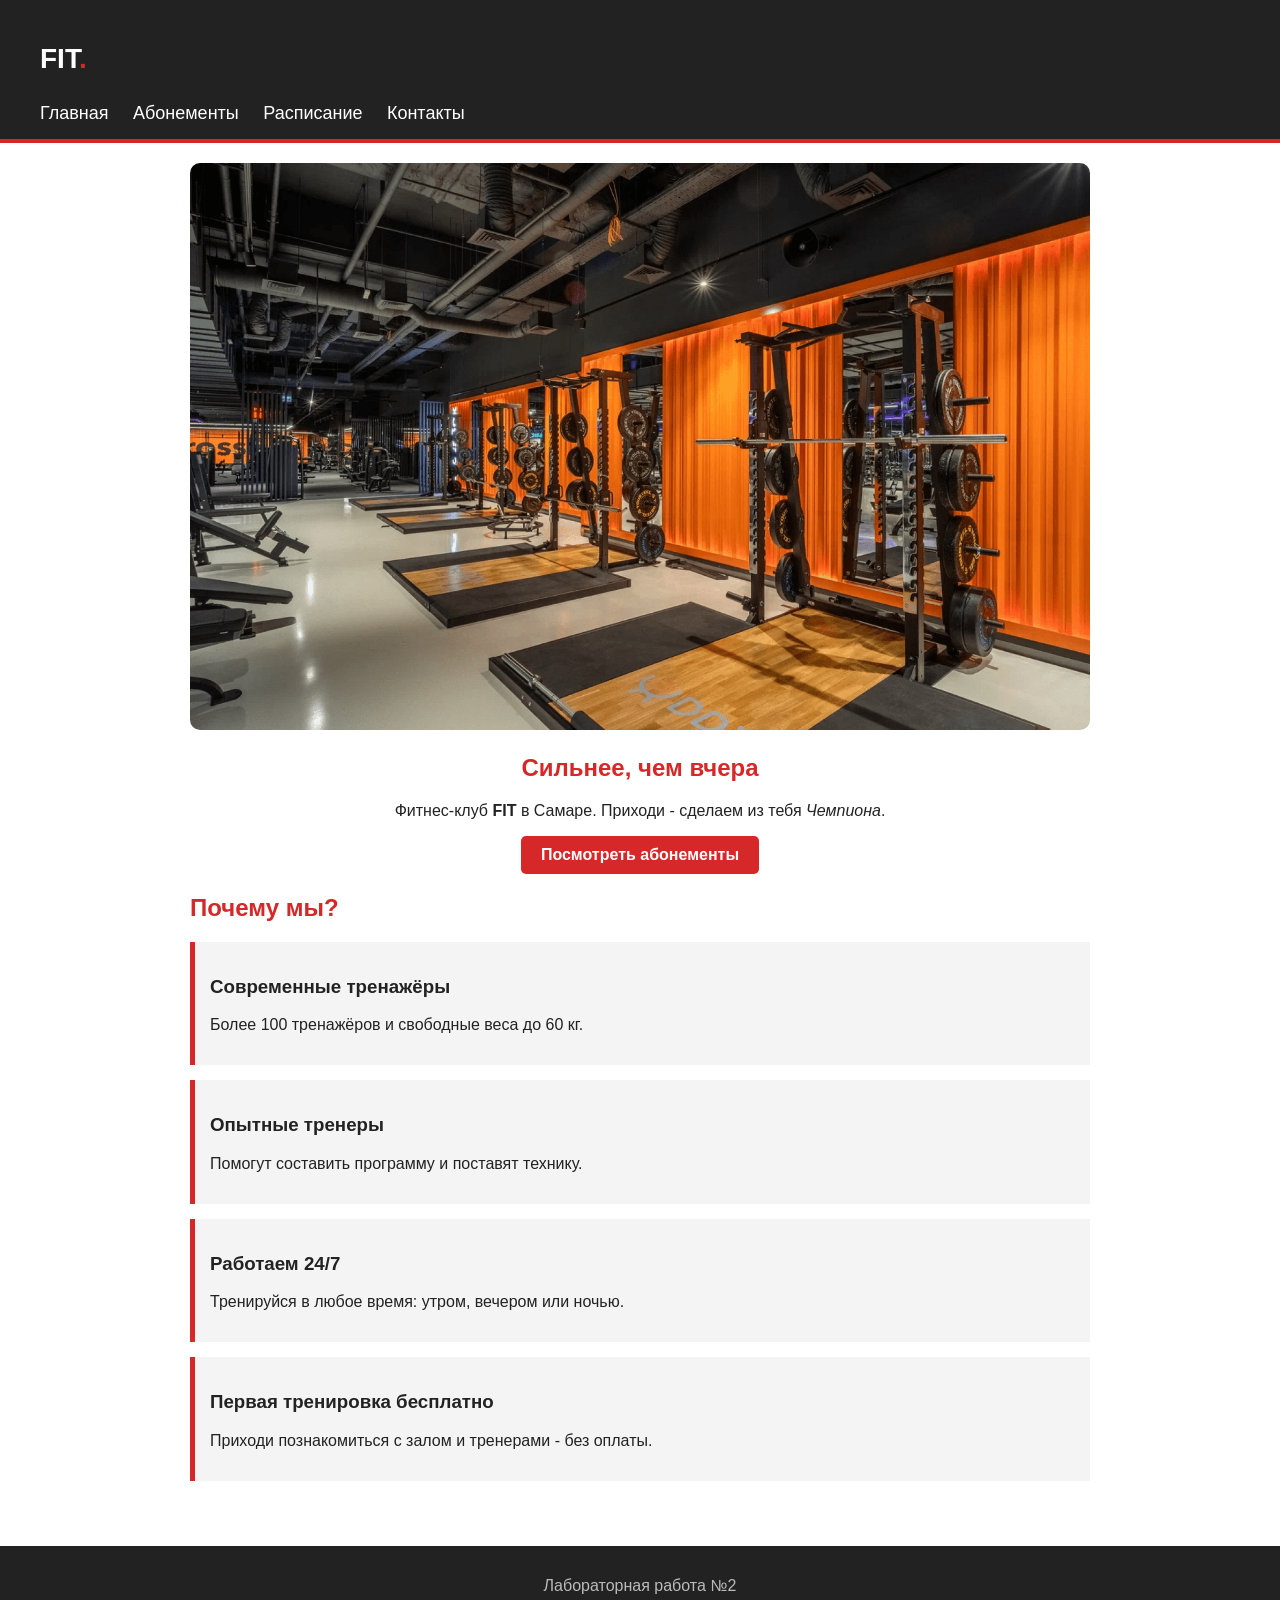
<file: lab2/index.html>
<!DOCTYPE html>
<html lang="ru">
<head>
    <meta charset="UTF-8">
    <title>FIT - Главная</title>
    <link rel="stylesheet" href="style.css">
</head>
<body>
    <header>
        <p class="logo">FIT<span>.</span></p>
        <nav>
            <a href="index.html">Главная</a>
            <a href="prices.html">Абонементы</a>
            <a href="schedule.html">Расписание</a>
            <a href="contacts.html">Контакты</a>
        </nav>
    </header>

    <main>
        <section id="banner">
            <img src="img/gym.jpg" alt="Тренажёрный зал">
            <h1>Сильнее, чем вчера</h1>
            <p>Фитнес-клуб <strong>FIT</strong> в Самаре. Приходи - сделаем из тебя <em>Чемпиона</em>.</p>
            <a class="button" href="prices.html">Посмотреть абонементы</a>
        </section>

        <h2>Почему мы?</h2>
        <div class="card">
            <h3>Современные тренажёры</h3>
            <p>Более 100 тренажёров и свободные веса до 60 кг.</p>
        </div>
        <div class="card">
            <h3>Опытные тренеры</h3>
            <p>Помогут составить программу и поставят технику.</p>
        </div>
        <div class="card">
            <h3>Работаем 24/7</h3>
            <p>Тренируйся в любое время: утром, вечером или ночью.</p>
        </div>
        <div class="card">
            <h3>Первая тренировка бесплатно</h3>
            <p>Приходи познакомиться с залом и тренерами - без оплаты.</p>
        </div>
    </main>

    <footer>
        <p>Лабораторная работа №2</p>
    </footer>
</body>
</html>
</file>
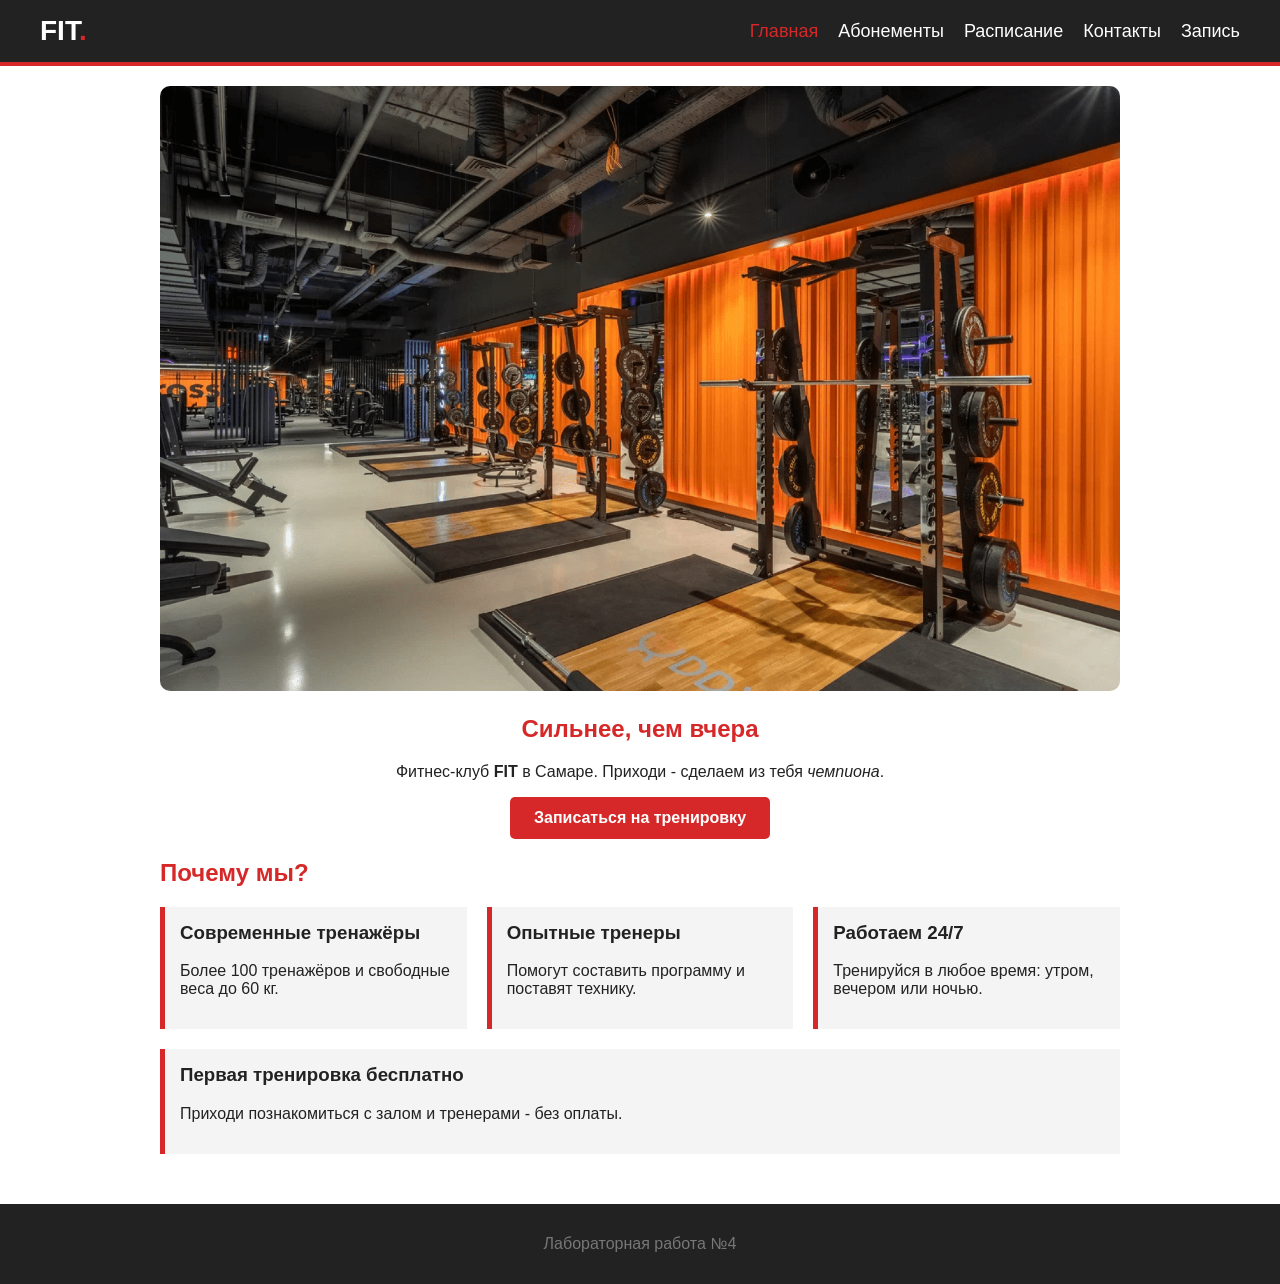
<file: lab4/index.html>
<!DOCTYPE html>
<html lang="ru">
<head>
    <meta charset="UTF-8">
    <meta name="viewport" content="width=device-width, initial-scale=1">
    <title>FIT - Главная</title>
    <link rel="stylesheet" href="style.css">
</head>
<body>
    <header class="header">
        <p class="header__logo">FIT<span class="header__logo-dot">.</span></p>
        <nav class="header__nav">
            <a class="header__link header__link--active" href="index.html">Главная</a>
            <a class="header__link" href="prices.html">Абонементы</a>
            <a class="header__link" href="schedule.html">Расписание</a>
            <a class="header__link" href="contacts.html">Контакты</a>
            <a class="header__link" href="signup.html">Запись</a>
        </nav>
    </header>

    <main class="page">
        <section class="hero">
            <img class="hero__image" src="img/gym.jpg" alt="Тренажёрный зал">
            <h1 class="hero__title">Сильнее, чем вчера</h1>
            <p class="hero__text">Фитнес-клуб <strong>FIT</strong> в Самаре. Приходи - сделаем из тебя <em>чемпиона</em>.</p>
            <a class="button button--pulse" href="signup.html">Записаться на тренировку</a>
        </section>

        <section class="features">
            <h2>Почему мы?</h2>
            <div class="features__list">
                <div class="card">
                    <h3 class="card__title">Современные тренажёры</h3>
                    <p class="card__text">Более 100 тренажёров и свободные веса до 60 кг.</p>
                </div>
                <div class="card">
                    <h3 class="card__title">Опытные тренеры</h3>
                    <p class="card__text">Помогут составить программу и поставят технику.</p>
                </div>
                <div class="card">
                    <h3 class="card__title">Работаем 24/7</h3>
                    <p class="card__text">Тренируйся в любое время: утром, вечером или ночью.</p>
                </div>
                <div class="card">
                    <h3 class="card__title">Первая тренировка бесплатно</h3>
                    <p class="card__text">Приходи познакомиться с залом и тренерами - без оплаты.</p>
                </div>
            </div>
        </section>
    </main>

    <footer class="footer">
        <p>Лабораторная работа №4</p>
    </footer>
</body>
</html>
</file>
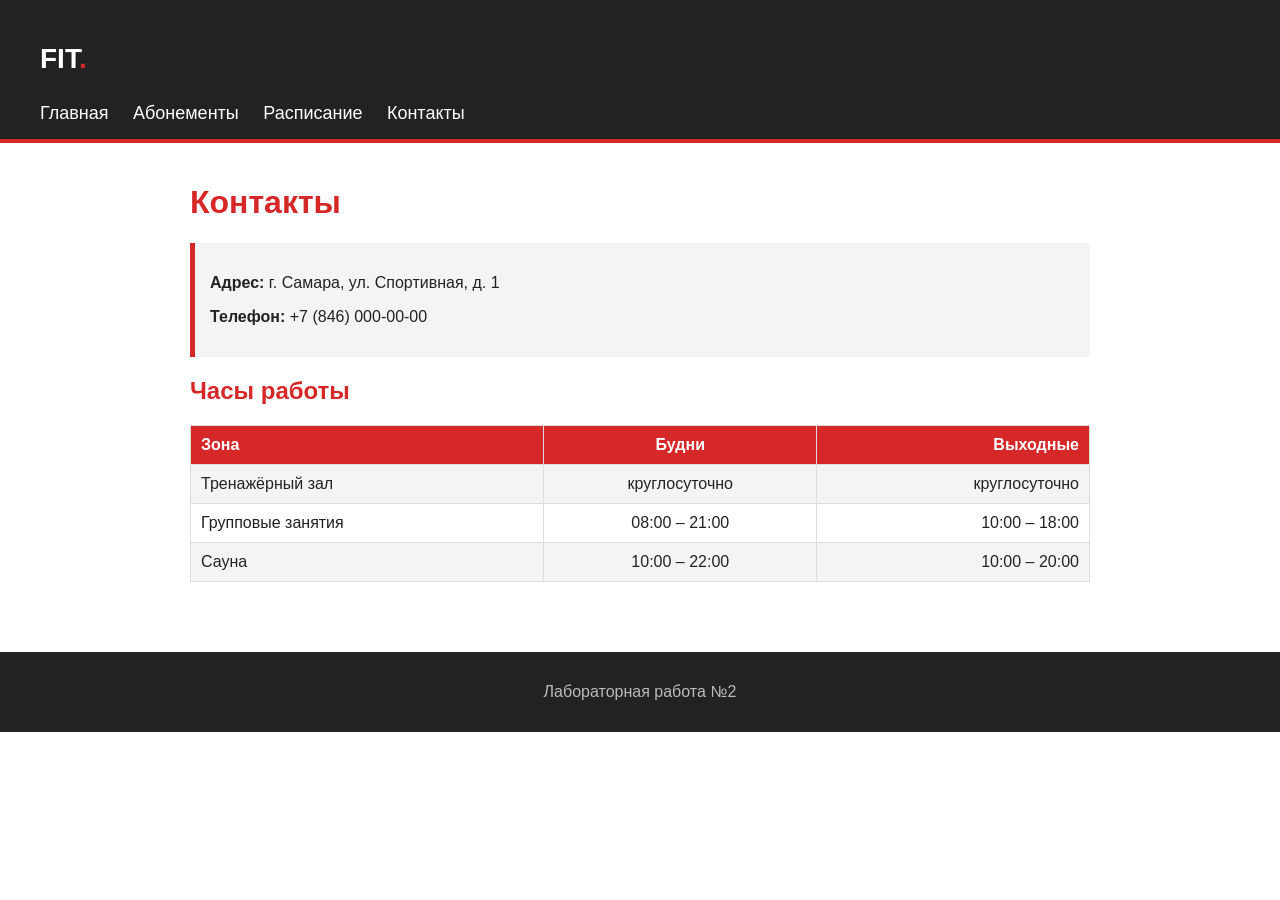
<file: lab2/contacts.html>
<!DOCTYPE html>
<html lang="ru">
<head>
    <meta charset="UTF-8">
    <title>FIT - Контакты</title>
    <link rel="stylesheet" href="style.css">
</head>
<body>
    <header>
        <p class="logo">FIT<span>.</span></p>
        <nav>
            <a href="index.html">Главная</a>
            <a href="prices.html">Абонементы</a>
            <a href="schedule.html">Расписание</a>
            <a href="contacts.html">Контакты</a>
        </nav>
    </header>

    <main>
        <h1>Контакты</h1>

        <div class="card">
            <p><strong>Адрес:</strong> г. Самара, ул. Спортивная, д. 1</p>
            <p><strong>Телефон:</strong> +7 (846) 000-00-00</p>
        </div>

        <h2>Часы работы</h2>
        <table>
            <tr>
                <th class="left">Зона</th>
                <th class="center">Будни</th>
                <th class="right">Выходные</th>
            </tr>
            <tr>
                <td class="left">Тренажёрный зал</td>
                <td class="center">круглосуточно</td>
                <td class="right">круглосуточно</td>
            </tr>
            <tr>
                <td class="left">Групповые занятия</td>
                <td class="center">08:00 – 21:00</td>
                <td class="right">10:00 – 18:00</td>
            </tr>
            <tr>
                <td class="left">Сауна</td>
                <td class="center">10:00 – 22:00</td>
                <td class="right">10:00 – 20:00</td>
            </tr>
        </table>
    </main>

    <footer>
        <p>Лабораторная работа №2</p>
    </footer>
</body>
</html>
</file>
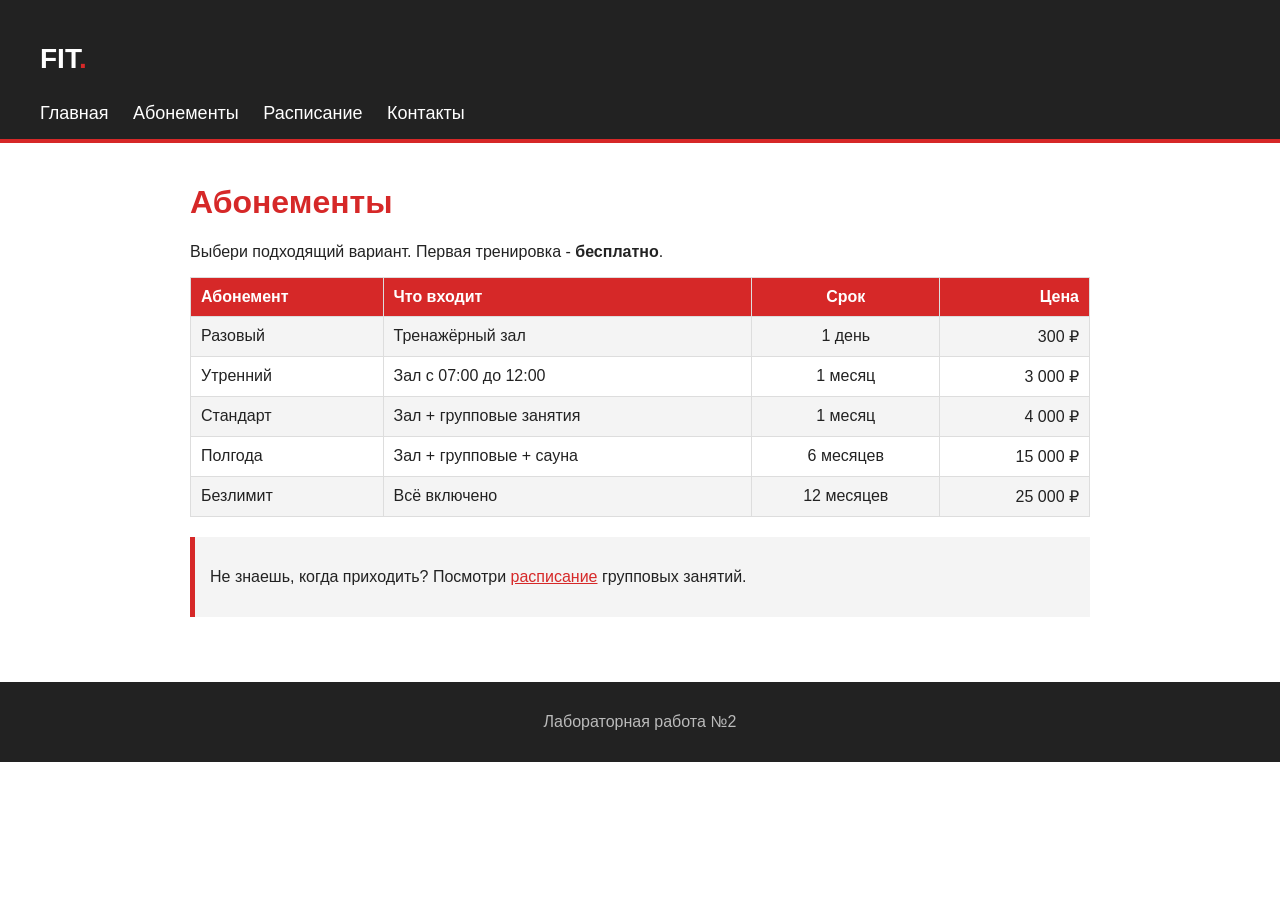
<file: lab2/prices.html>
<!DOCTYPE html>
<html lang="ru">
<head>
    <meta charset="UTF-8">
    <title>FIT - Абонементы</title>
    <link rel="stylesheet" href="style.css">
</head>
<body>
    <header>
        <p class="logo">FIT<span>.</span></p>
        <nav>
            <a href="index.html">Главная</a>
            <a href="prices.html">Абонементы</a>
            <a href="schedule.html">Расписание</a>
            <a href="contacts.html">Контакты</a>
        </nav>
    </header>

    <main>
        <h1>Абонементы</h1>
        <p>Выбери подходящий вариант. Первая тренировка - <strong>бесплатно</strong>.</p>

        <table>
            <tr>
                <th class="left">Абонемент</th>
                <th class="left">Что входит</th>
                <th class="center">Срок</th>
                <th class="right">Цена</th>
            </tr>
            <tr>
                <td class="left">Разовый</td>
                <td class="left">Тренажёрный зал</td>
                <td class="center">1 день</td>
                <td class="right">300 ₽</td>
            </tr>
            <tr>
                <td class="left">Утренний</td>
                <td class="left">Зал с 07:00 до 12:00</td>
                <td class="center">1 месяц</td>
                <td class="right">3 000 ₽</td>
            </tr>
            <tr>
                <td class="left">Стандарт</td>
                <td class="left">Зал + групповые занятия</td>
                <td class="center">1 месяц</td>
                <td class="right">4 000 ₽</td>
            </tr>
            <tr>
                <td class="left">Полгода</td>
                <td class="left">Зал + групповые + сауна</td>
                <td class="center">6 месяцев</td>
                <td class="right">15 000 ₽</td>
            </tr>
            <tr>
                <td class="left">Безлимит</td>
                <td class="left">Всё включено</td>
                <td class="center">12 месяцев</td>
                <td class="right">25 000 ₽</td>
            </tr>
        </table>

        <div class="card">
            <p>Не знаешь, когда приходить? Посмотри <a href="schedule.html">расписание</a> групповых занятий.</p>
        </div>
    </main>

    <footer>
        <p>Лабораторная работа №2</p>
    </footer>
</body>
</html>
</file>
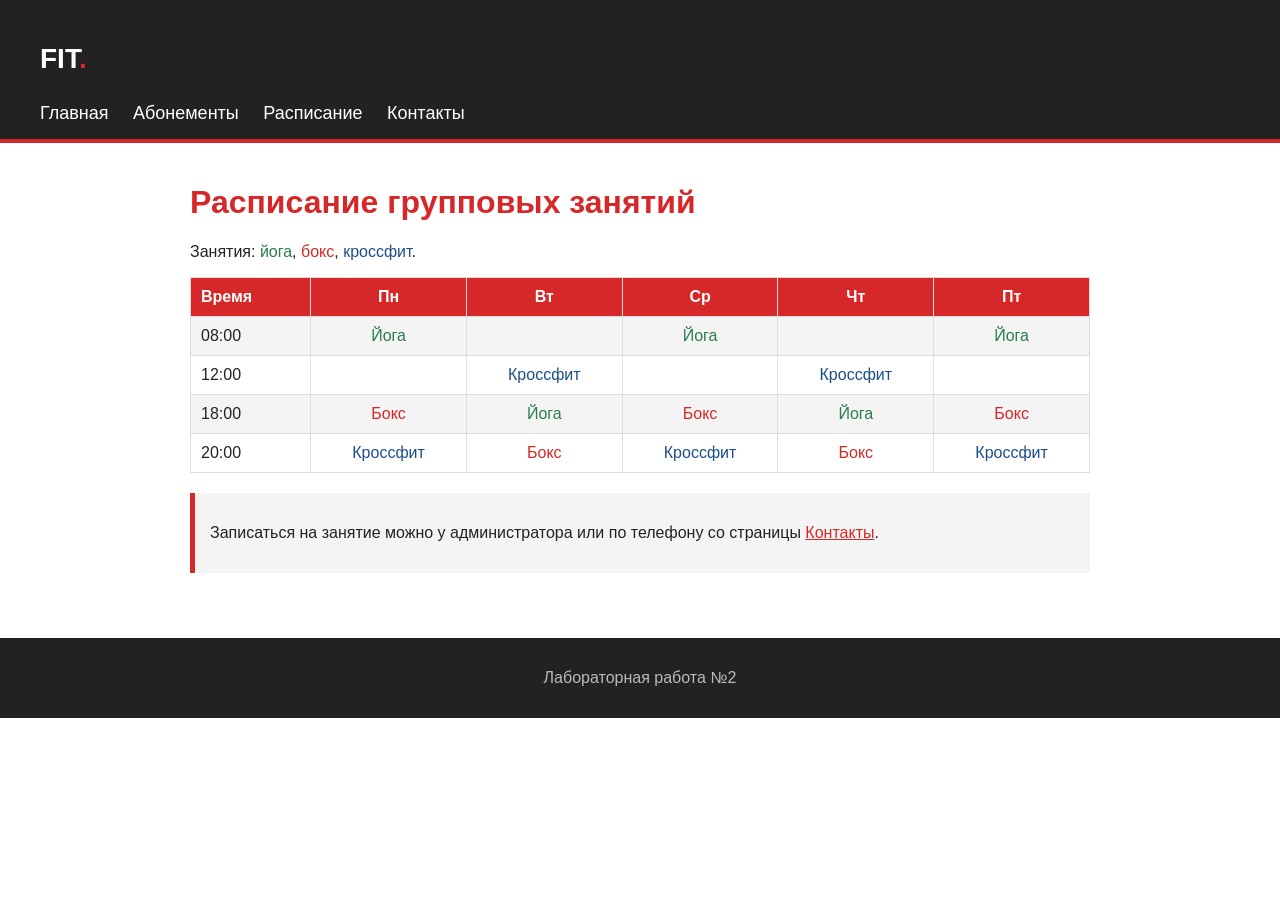
<file: lab2/schedule.html>
<!DOCTYPE html>
<html lang="ru">
<head>
    <meta charset="UTF-8">
    <title>FIT - Расписание</title>
    <link rel="stylesheet" href="style.css">
</head>
<body>
    <header>
        <p class="logo">FIT<span>.</span></p>
        <nav>
            <a href="index.html">Главная</a>
            <a href="prices.html">Абонементы</a>
            <a href="schedule.html">Расписание</a>
            <a href="contacts.html">Контакты</a>
        </nav>
    </header>

    <main>
        <h1>Расписание групповых занятий</h1>
        <p>Занятия: <span class="yoga">йога</span>, <span class="box">бокс</span>, <span class="cross">кроссфит</span>.</p>

        <table>
            <tr>
                <th class="left">Время</th>
                <th class="center">Пн</th>
                <th class="center">Вт</th>
                <th class="center">Ср</th>
                <th class="center">Чт</th>
                <th class="center">Пт</th>
            </tr>
            <tr>
                <td class="left">08:00</td>
                <td class="center yoga">Йога</td>
                <td class="center"></td>
                <td class="center yoga">Йога</td>
                <td class="center"></td>
                <td class="center yoga">Йога</td>
            </tr>
            <tr>
                <td class="left">12:00</td>
                <td class="center"></td>
                <td class="center cross">Кроссфит</td>
                <td class="center"></td>
                <td class="center cross">Кроссфит</td>
                <td class="center"></td>
            </tr>
            <tr>
                <td class="left">18:00</td>
                <td class="center box">Бокс</td>
                <td class="center yoga">Йога</td>
                <td class="center box">Бокс</td>
                <td class="center yoga">Йога</td>
                <td class="center box">Бокс</td>
            </tr>
            <tr>
                <td class="left">20:00</td>
                <td class="center cross">Кроссфит</td>
                <td class="center box">Бокс</td>
                <td class="center cross">Кроссфит</td>
                <td class="center box">Бокс</td>
                <td class="center cross">Кроссфит</td>
            </tr>
        </table>

        <div class="card">
            <p>Записаться на занятие можно у администратора или по телефону со страницы <a href="contacts.html">Контакты</a>.</p>
        </div>
    </main>

    <footer>
        <p>Лабораторная работа №2</p>
    </footer>
</body>
</html>
</file>
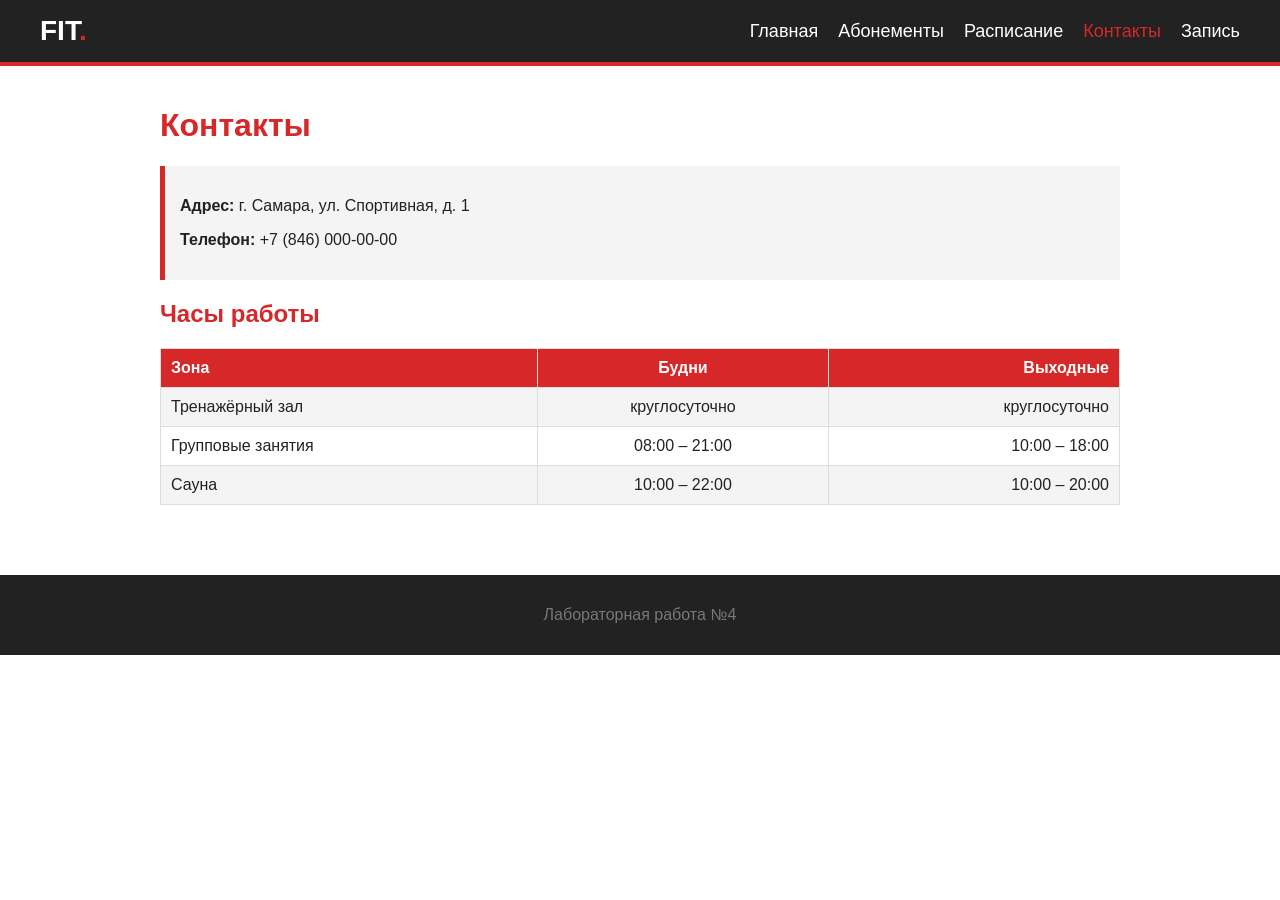
<file: lab4/contacts.html>
<!DOCTYPE html>
<html lang="ru">
<head>
    <meta charset="UTF-8">
    <meta name="viewport" content="width=device-width, initial-scale=1">
    <title>FIT - Контакты</title>
    <link rel="stylesheet" href="style.css">
</head>
<body>
    <header class="header">
        <p class="header__logo">FIT<span class="header__logo-dot">.</span></p>
        <nav class="header__nav">
            <a class="header__link" href="index.html">Главная</a>
            <a class="header__link" href="prices.html">Абонементы</a>
            <a class="header__link" href="schedule.html">Расписание</a>
            <a class="header__link header__link--active" href="contacts.html">Контакты</a>
            <a class="header__link" href="signup.html">Запись</a>
        </nav>
    </header>

    <main class="page">
        <h1>Контакты</h1>

        <div class="card">
            <p class="card__text"><strong>Адрес:</strong> г. Самара, ул. Спортивная, д. 1</p>
            <p class="card__text"><strong>Телефон:</strong> +7 (846) 000-00-00</p>
        </div>

        <h2>Часы работы</h2>
        <table class="table">
            <tr class="table__row">
                <th class="table__cell table__cell--head table__cell--left">Зона</th>
                <th class="table__cell table__cell--head table__cell--center">Будни</th>
                <th class="table__cell table__cell--head table__cell--right">Выходные</th>
            </tr>
            <tr class="table__row">
                <td class="table__cell table__cell--left">Тренажёрный зал</td>
                <td class="table__cell table__cell--center">круглосуточно</td>
                <td class="table__cell table__cell--right">круглосуточно</td>
            </tr>
            <tr class="table__row">
                <td class="table__cell table__cell--left">Групповые занятия</td>
                <td class="table__cell table__cell--center">08:00 – 21:00</td>
                <td class="table__cell table__cell--right">10:00 – 18:00</td>
            </tr>
            <tr class="table__row">
                <td class="table__cell table__cell--left">Сауна</td>
                <td class="table__cell table__cell--center">10:00 – 22:00</td>
                <td class="table__cell table__cell--right">10:00 – 20:00</td>
            </tr>
        </table>
    </main>

    <footer class="footer">
        <p>Лабораторная работа №4</p>
    </footer>
</body>
</html>
</file>
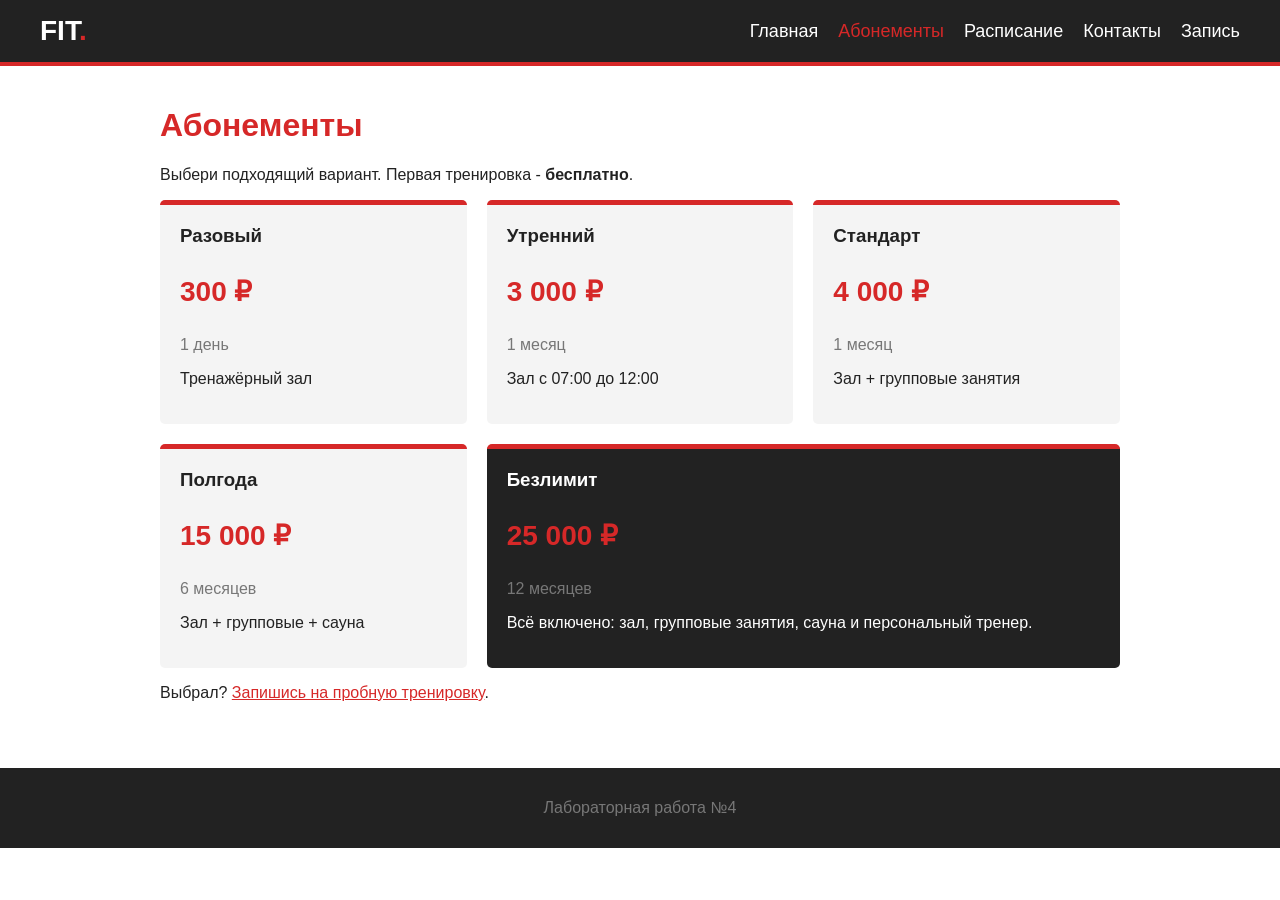
<file: lab4/prices.html>
<!DOCTYPE html>
<html lang="ru">
<head>
    <meta charset="UTF-8">
    <meta name="viewport" content="width=device-width, initial-scale=1">
    <title>FIT - Абонементы</title>
    <link rel="stylesheet" href="style.css">
</head>
<body>
    <header class="header">
        <p class="header__logo">FIT<span class="header__logo-dot">.</span></p>
        <nav class="header__nav">
            <a class="header__link" href="index.html">Главная</a>
            <a class="header__link header__link--active" href="prices.html">Абонементы</a>
            <a class="header__link" href="schedule.html">Расписание</a>
            <a class="header__link" href="contacts.html">Контакты</a>
            <a class="header__link" href="signup.html">Запись</a>
        </nav>
    </header>

    <main class="page">
        <h1>Абонементы</h1>
        <p>Выбери подходящий вариант. Первая тренировка - <strong>бесплатно</strong>.</p>

        <section class="tariffs">
            <div class="tariff">
                <h3 class="tariff__name">Разовый</h3>
                <p class="tariff__price">300 ₽</p>
                <p class="tariff__term">1 день</p>
                <p>Тренажёрный зал</p>
            </div>
            <div class="tariff">
                <h3 class="tariff__name">Утренний</h3>
                <p class="tariff__price">3 000 ₽</p>
                <p class="tariff__term">1 месяц</p>
                <p>Зал с 07:00 до 12:00</p>
            </div>
            <div class="tariff">
                <h3 class="tariff__name">Стандарт</h3>
                <p class="tariff__price">4 000 ₽</p>
                <p class="tariff__term">1 месяц</p>
                <p>Зал + групповые занятия</p>
            </div>
            <div class="tariff">
                <h3 class="tariff__name">Полгода</h3>
                <p class="tariff__price">15 000 ₽</p>
                <p class="tariff__term">6 месяцев</p>
                <p>Зал + групповые + сауна</p>
            </div>
            <div class="tariff tariff--wide">
                <h3 class="tariff__name">Безлимит</h3>
                <p class="tariff__price">25 000 ₽</p>
                <p class="tariff__term">12 месяцев</p>
                <p>Всё включено: зал, групповые занятия, сауна и персональный тренер.</p>
            </div>
        </section>

        <p>Выбрал? <a href="signup.html">Запишись на пробную тренировку</a>.</p>
    </main>

    <footer class="footer">
        <p>Лабораторная работа №4</p>
    </footer>
</body>
</html>
</file>
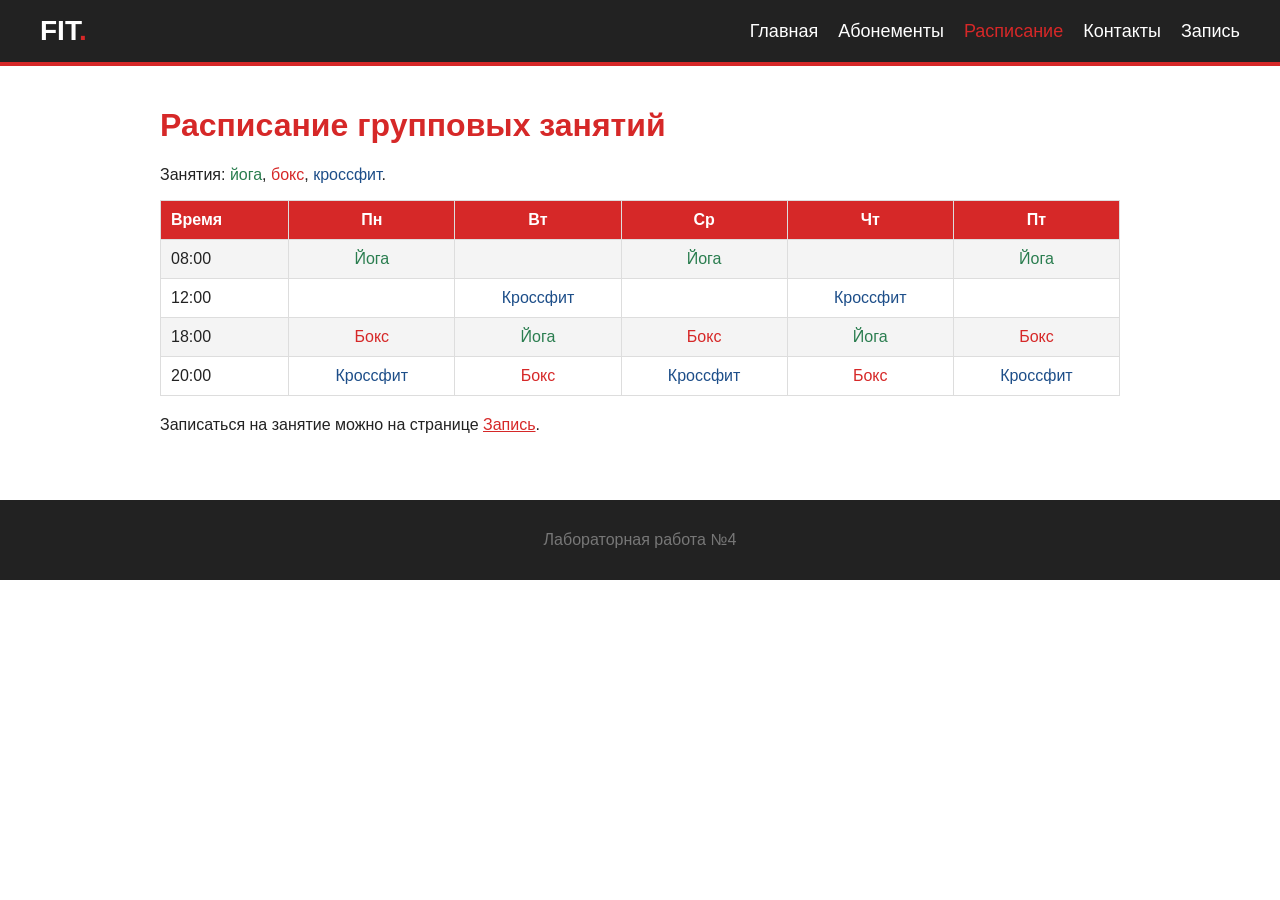
<file: lab4/schedule.html>
<!DOCTYPE html>
<html lang="ru">
<head>
    <meta charset="UTF-8">
    <meta name="viewport" content="width=device-width, initial-scale=1">
    <title>FIT - Расписание</title>
    <link rel="stylesheet" href="style.css">
</head>
<body>
    <header class="header">
        <p class="header__logo">FIT<span class="header__logo-dot">.</span></p>
        <nav class="header__nav">
            <a class="header__link" href="index.html">Главная</a>
            <a class="header__link" href="prices.html">Абонементы</a>
            <a class="header__link header__link--active" href="schedule.html">Расписание</a>
            <a class="header__link" href="contacts.html">Контакты</a>
            <a class="header__link" href="signup.html">Запись</a>
        </nav>
    </header>

    <main class="page">
        <h1>Расписание групповых занятий</h1>
        <p>Занятия: <span class="lesson--yoga">йога</span>, <span class="lesson--box">бокс</span>, <span class="lesson--cross">кроссфит</span>.</p>

        <table class="table">
            <tr class="table__row">
                <th class="table__cell table__cell--head table__cell--left">Время</th>
                <th class="table__cell table__cell--head table__cell--center">Пн</th>
                <th class="table__cell table__cell--head table__cell--center">Вт</th>
                <th class="table__cell table__cell--head table__cell--center">Ср</th>
                <th class="table__cell table__cell--head table__cell--center">Чт</th>
                <th class="table__cell table__cell--head table__cell--center">Пт</th>
            </tr>
            <tr class="table__row">
                <td class="table__cell table__cell--left">08:00</td>
                <td class="table__cell table__cell--center lesson--yoga">Йога</td>
                <td class="table__cell table__cell--center"></td>
                <td class="table__cell table__cell--center lesson--yoga">Йога</td>
                <td class="table__cell table__cell--center"></td>
                <td class="table__cell table__cell--center lesson--yoga">Йога</td>
            </tr>
            <tr class="table__row">
                <td class="table__cell table__cell--left">12:00</td>
                <td class="table__cell table__cell--center"></td>
                <td class="table__cell table__cell--center lesson--cross">Кроссфит</td>
                <td class="table__cell table__cell--center"></td>
                <td class="table__cell table__cell--center lesson--cross">Кроссфит</td>
                <td class="table__cell table__cell--center"></td>
            </tr>
            <tr class="table__row">
                <td class="table__cell table__cell--left">18:00</td>
                <td class="table__cell table__cell--center lesson--box">Бокс</td>
                <td class="table__cell table__cell--center lesson--yoga">Йога</td>
                <td class="table__cell table__cell--center lesson--box">Бокс</td>
                <td class="table__cell table__cell--center lesson--yoga">Йога</td>
                <td class="table__cell table__cell--center lesson--box">Бокс</td>
            </tr>
            <tr class="table__row">
                <td class="table__cell table__cell--left">20:00</td>
                <td class="table__cell table__cell--center lesson--cross">Кроссфит</td>
                <td class="table__cell table__cell--center lesson--box">Бокс</td>
                <td class="table__cell table__cell--center lesson--cross">Кроссфит</td>
                <td class="table__cell table__cell--center lesson--box">Бокс</td>
                <td class="table__cell table__cell--center lesson--cross">Кроссфит</td>
            </tr>
        </table>

        <p>Записаться на занятие можно на странице <a href="signup.html">Запись</a>.</p>
    </main>

    <footer class="footer">
        <p>Лабораторная работа №4</p>
    </footer>
</body>
</html>
</file>
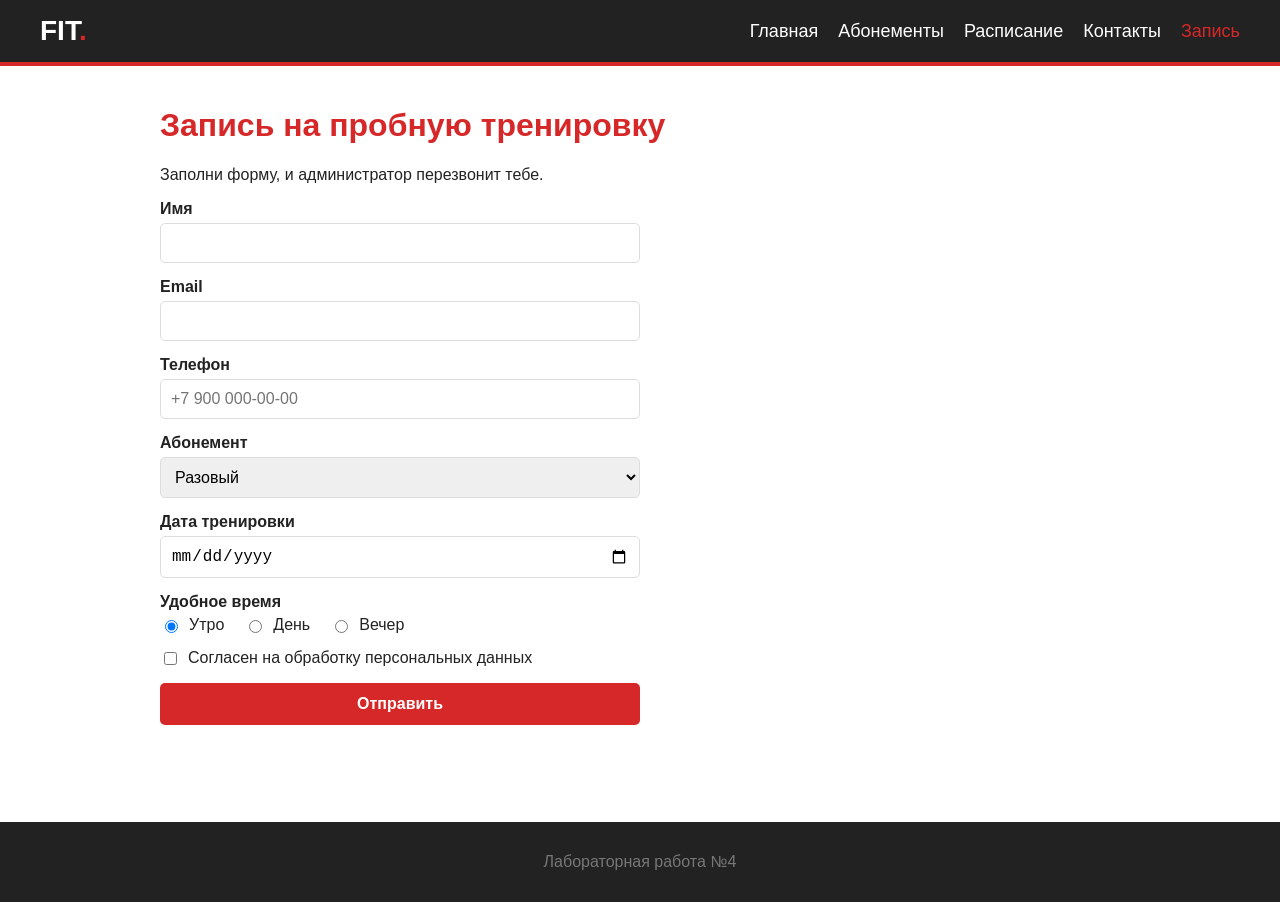
<file: lab4/signup.html>
<!DOCTYPE html>
<html lang="ru">
<head>
    <meta charset="UTF-8">
    <meta name="viewport" content="width=device-width, initial-scale=1">
    <title>FIT - Запись</title>
    <link rel="stylesheet" href="style.css">
</head>
<body>
    <header class="header">
        <p class="header__logo">FIT<span class="header__logo-dot">.</span></p>
        <nav class="header__nav">
            <a class="header__link" href="index.html">Главная</a>
            <a class="header__link" href="prices.html">Абонементы</a>
            <a class="header__link" href="schedule.html">Расписание</a>
            <a class="header__link" href="contacts.html">Контакты</a>
            <a class="header__link header__link--active" href="signup.html">Запись</a>
        </nav>
    </header>

    <main class="page">
        <h1>Запись на пробную тренировку</h1>
        <p>Заполни форму, и администратор перезвонит тебе.</p>

        <form class="form" id="signup-form">
            <div class="form__field">
                <label class="form__label" for="name">Имя</label>
                <input class="form__input" type="text" id="name" required>
            </div>

            <div class="form__field">
                <label class="form__label" for="email">Email</label>
                <input class="form__input" type="email" id="email" required>
            </div>

            <div class="form__field">
                <label class="form__label" for="phone">Телефон</label>
                <input class="form__input" type="tel" id="phone" placeholder="+7 900 000-00-00" required>
            </div>

            <div class="form__field">
                <label class="form__label" for="tariff">Абонемент</label>
                <select class="form__input" id="tariff">
                    <option>Разовый</option>
                    <option>Утренний</option>
                    <option>Стандарт</option>
                    <option>Полгода</option>
                    <option>Безлимит</option>
                </select>
            </div>

            <div class="form__field">
                <label class="form__label" for="date">Дата тренировки</label>
                <input class="form__input" type="date" id="date" required>
            </div>

            <div class="form__field">
                <span class="form__label">Удобное время</span>
                <div class="form__radio-group">
                    <label class="form__check"><input type="radio" name="time" value="Утро" checked> Утро</label>
                    <label class="form__check"><input type="radio" name="time" value="День"> День</label>
                    <label class="form__check"><input type="radio" name="time" value="Вечер"> Вечер</label>
                </div>
            </div>

            <label class="form__check">
                <input type="checkbox" id="agree" required>
                Согласен на обработку персональных данных
            </label>

            <button class="button" type="submit">Отправить</button>

            <p class="form__message" id="form-message"></p>
        </form>
    </main>

    <footer class="footer">
        <p>Лабораторная работа №4</p>
    </footer>

    <script src="script.js"></script>
</body>
</html>
</file>
<file: lab2/style.css>
body {
    margin: 0;
    font-family: Arial, sans-serif;
    background-color: #ffffff;
    color: #222222;
}

h1, h2 {
    color: #d62828;
}

a {
    color: #d62828;
}

header {
    background-color: #222222;
    padding: 15px 40px;
    border-bottom: 4px solid #d62828;
}

.logo {
    font-size: 28px;
    font-weight: bold;
    color: #ffffff;
}

.logo span {
    color: #d62828;
}

nav a {
    color: #ffffff;
    text-decoration: none;
    margin-right: 20px;
    font-size: 18px;
}

nav a:hover {
    color: #d62828;
}

main {
    width: 900px;
    margin: 0 auto;
    padding: 20px;
}

#banner {
    text-align: center;
}

#banner img {
    width: 100%;
    border-radius: 10px;
}

.card {
    background-color: #f4f4f4;
    padding: 15px;
    margin-bottom: 15px;
    border-left: 5px solid #d62828;
}

.button {
    display: inline-block;
    background-color: #d62828;
    color: #ffffff;
    padding: 10px 20px;
    text-decoration: none;
    font-weight: bold;
    border-radius: 5px;
}

.button:hover {
    background-color: #222222;
}

table {
    width: 100%;
    border-collapse: collapse;
    margin-bottom: 20px;
}

th, td {
    border: 1px solid #dddddd;
    padding: 10px;
}

th {
    background-color: #d62828;
    color: #ffffff;
}

tr:nth-child(even) {
    background-color: #f4f4f4;
}

/* выравнивание в таблице */
.left {
    text-align: left;
}

.center {
    text-align: center;
}

.right {
    text-align: right;
}

.yoga {
    color: #2a7d4f;
}

.box {
    color: #d62828;
}

.cross {
    color: #1d4e89;
}

footer {
    background-color: #222222;
    text-align: center;
    padding: 15px;
    margin-top: 30px;
    color: #bbbbbb;
}
</file>
<file: lab4/style.css>
:root {
    --color-primary: #d62828;
    --color-primary-dark: #a81e1e;
    --color-dark: #222222;
    --color-bg: #ffffff;
    --color-light: #f4f4f4;
    --color-text: #222222;
    --color-muted: #777777;
    --color-white: #ffffff;
    --color-border: #dddddd;
    --color-yoga: #2a7d4f;
    --color-box: #d62828;
    --color-cross: #1d4e89;
    --color-success: #2a7d4f;
    --color-shadow: rgba(0, 0, 0, 0.12);
    --color-pulse: rgba(214, 40, 40, 0.6);
    --color-pulse-end: rgba(214, 40, 40, 0);
}

body {
    margin: 0;
    font-family: Arial, sans-serif;
    background-color: var(--color-bg);
    color: var(--color-text);
}

h1,
h2 {
    color: var(--color-primary);
}

a {
    color: var(--color-primary);
}

/* ===== Блок header (Flexbox) ===== */
.header {
    display: flex;
    justify-content: space-between;
    align-items: center;
    flex-wrap: wrap;
    gap: 10px;
    background-color: var(--color-dark);
    padding: 15px 40px;
    border-bottom: 4px solid var(--color-primary);
}

.header__logo {
    margin: 0;
    font-size: 28px;
    font-weight: bold;
    color: var(--color-white);
}

.header__logo-dot {
    color: var(--color-primary);
}

.header__nav {
    display: flex;
    flex-wrap: wrap;
    gap: 20px;
}

.header__link {
    color: var(--color-white);
    text-decoration: none;
    font-size: 18px;
}

.header__link:hover,
.header__link--active {
    color: var(--color-primary);
}


.page {
    max-width: 960px;
    margin: 0 auto;
    padding: 20px;
}

.hero {
    text-align: center;
}

.hero__image {
    width: 100%;
    border-radius: 10px;
}

.hero__title {
    animation: fade-up 0.8s ease-out both;
}

.hero__text {
    animation: fade-up 0.8s ease-out 0.3s both;
}


@keyframes fade-up {
    from {
        opacity: 0;
        transform: translateY(30px);
    }
    to {
        opacity: 1;
        transform: translateY(0);
    }
}


.button {
    display: inline-block;
    background-color: var(--color-primary);
    color: var(--color-white);
    padding: 12px 24px;
    border: none;
    border-radius: 5px;
    font-size: 16px;
    font-weight: bold;
    text-decoration: none;
    cursor: pointer;
    transition: background-color 0.3s;
}

.button:hover {
    background-color: var(--color-dark);
}


.button--pulse {
    animation: pulse 2s infinite;
}


@keyframes pulse {
    0% {
        box-shadow: 0 0 0 0 var(--color-pulse);
    }
    70% {
        box-shadow: 0 0 0 18px var(--color-pulse-end);
    }
    100% {
        box-shadow: 0 0 0 0 var(--color-pulse-end);
    }
}


.features__list {
    display: flex;
    flex-wrap: wrap;
    gap: 20px;
}


.card {
    flex: 1 1 200px;
    background-color: var(--color-light);
    padding: 15px;
    border-left: 5px solid var(--color-primary);
    transition: transform 0.3s, box-shadow 0.3s;
}

.card:hover {
    transform: translateY(-5px);
    box-shadow: 0 8px 16px var(--color-shadow);
}

.card__title {
    margin-top: 0;
}


.tariffs {
    display: grid;
    grid-template-columns: repeat(3, 1fr);
    gap: 20px;
}

.tariff {
    background-color: var(--color-light);
    border-top: 5px solid var(--color-primary);
    padding: 20px;
    border-radius: 5px;
}


.tariff--wide {
    grid-column: span 2;
    background-color: var(--color-dark);
    color: var(--color-white);
}

.tariff__name {
    margin-top: 0;
}

.tariff__price {
    font-size: 28px;
    font-weight: bold;
    color: var(--color-primary);
}

.tariff__term {
    color: var(--color-muted);
}


.table {
    width: 100%;
    border-collapse: collapse;
    margin-bottom: 20px;
}

.table__cell {
    border: 1px solid var(--color-border);
    padding: 10px;
}

.table__cell--head {
    background-color: var(--color-primary);
    color: var(--color-white);
}

.table__row:nth-child(even) {
    background-color: var(--color-light);
}

.table__cell--left {
    text-align: left;
}

.table__cell--center {
    text-align: center;
}

.table__cell--right {
    text-align: right;
}


.lesson--yoga {
    color: var(--color-yoga);
}

.lesson--box {
    color: var(--color-box);
}

.lesson--cross {
    color: var(--color-cross);
}


.form {
    display: flex;
    flex-direction: column;
    gap: 15px;
    max-width: 480px;
}

.form__field {
    display: flex;
    flex-direction: column;
    gap: 5px;
}

.form__label {
    font-weight: bold;
}

.form__input {
    padding: 10px;
    font-size: 16px;
    border: 1px solid var(--color-border);
    border-radius: 5px;
}

.form__input:focus {
    outline: 2px solid var(--color-primary);
    border-color: var(--color-primary);
}

.form__radio-group {
    display: flex;
    gap: 20px;
}

.form__check {
    display: flex;
    align-items: center;
    gap: 8px;
}

.form__message {
    color: var(--color-success);
    font-weight: bold;
}


.footer {
    background-color: var(--color-dark);
    text-align: center;
    padding: 15px;
    margin-top: 30px;
    color: var(--color-muted);
}


@media (max-width: 700px) {
    .tariffs {
        grid-template-columns: 1fr;
    }

    .tariff--wide {
        grid-column: auto;
    }
}
</file>
